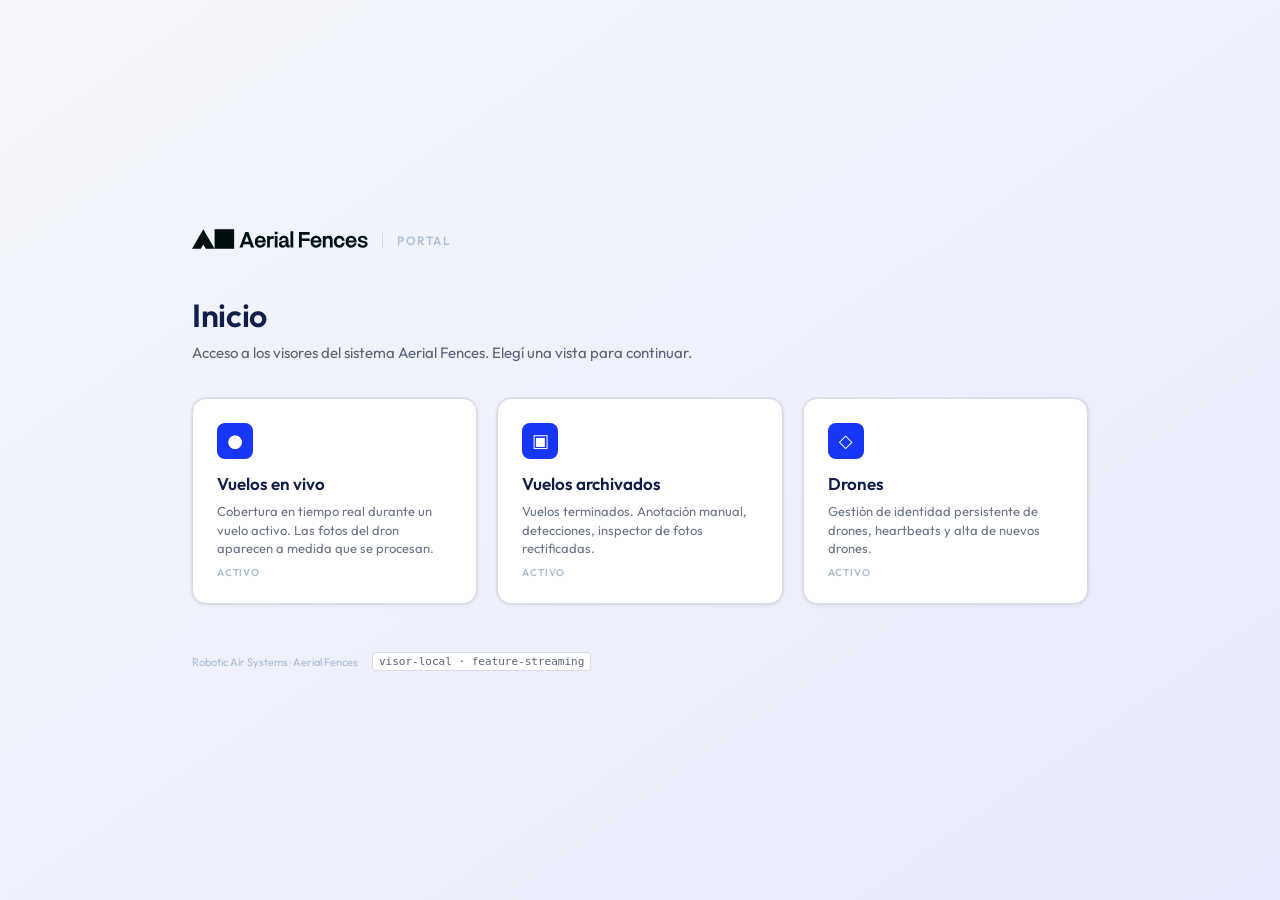
<file: index.html>
<!DOCTYPE html>
<html lang="es">
<head>
<meta charset="UTF-8"/>
<meta name="viewport" content="width=device-width, initial-scale=1.0"/>
<title>Aerial Fences · Portal</title>
<link href="https://fonts.googleapis.com/css2?family=Outfit:wght@300;400;500;600;700&display=swap" rel="stylesheet">
<style>
:root {
  --blue:#1736F5; --navy:#111D4A; --ink:#001011;
  --muted:#A9BCD0; --border:#D8DBE2; --bg:#F4F6FA;
  --font:'Outfit',system-ui,sans-serif;
  --shadow-sm:0 1px 4px rgba(0,0,0,.08),0 0 0 1px rgba(0,0,0,.04);
  --shadow-md:0 8px 28px rgba(0,0,0,.10),0 0 0 1px rgba(0,0,0,.05);
}
*{box-sizing:border-box;margin:0;padding:0;}
html,body{height:100%;font-family:var(--font);color:var(--ink);background:var(--bg);}
body{
  display:flex;align-items:center;justify-content:center;
  background:linear-gradient(145deg,#F4F6FA 0%,#E8EAFD 100%);
}
.shell{
  width:100%;max-width:960px;padding:48px 32px;
}
.brand{
  display:flex;align-items:center;gap:14px;margin-bottom:42px;
}
.brand svg{height:24px;width:auto;display:block;}
.brand-sub{
  font-size:12px;font-weight:500;color:var(--muted);
  text-transform:uppercase;letter-spacing:.12em;
  padding-left:14px;border-left:1px solid var(--border);
}
h1{
  font-size:32px;font-weight:600;color:var(--navy);
  margin-bottom:8px;letter-spacing:-.01em;
}
.lead{
  font-size:15px;color:#5b6478;margin-bottom:36px;max-width:540px;
}
.grid{
  display:grid;grid-template-columns:repeat(3,1fr);gap:20px;
}
.card{
  background:#fff;border:1px solid var(--border);border-radius:14px;
  padding:24px;text-decoration:none;color:var(--ink);
  box-shadow:var(--shadow-sm);
  transition:transform .15s,box-shadow .15s,border-color .15s;
  display:flex;flex-direction:column;gap:8px;min-height:160px;
}
.card:hover{
  transform:translateY(-2px);box-shadow:var(--shadow-md);
  border-color:var(--blue);
}
.card.disabled{
  opacity:.5;cursor:not-allowed;pointer-events:none;
  background:#fafbfd;
}
.card-icon{
  width:36px;height:36px;border-radius:8px;
  background:var(--blue);color:#fff;
  display:flex;align-items:center;justify-content:center;
  font-size:18px;margin-bottom:6px;
}
.card.disabled .card-icon{background:var(--muted);}
.card-title{font-size:17px;font-weight:600;color:var(--navy);}
.card-desc{font-size:13px;color:#6b7488;line-height:1.45;flex:1;}
.card-tag{
  font-size:10px;font-weight:600;color:var(--muted);
  text-transform:uppercase;letter-spacing:.08em;
}
.footer{
  margin-top:48px;font-size:11px;color:var(--muted);
  display:flex;gap:14px;align-items:center;
}
.footer code{
  font-family:ui-monospace,monospace;font-size:11px;
  background:#fff;padding:2px 6px;border-radius:4px;
  border:1px solid var(--border);color:#5b6478;
}
@media (max-width:700px){
  .grid{grid-template-columns:1fr;}
  .shell{padding:32px 20px;}
  h1{font-size:26px;}
}
</style>
</head>
<body>
<div class="shell">

  <div class="brand">
    <svg viewBox="0 0 466.46 63.47" fill="var(--ink)" xmlns="http://www.w3.org/2000/svg" aria-label="Aerial Fences">
      <path d="M125.52,48.81l15.46-40.8h8.18l15.34,40.8h-8.58l-3.01-8.3h-16.25l-3.01,8.3h-8.13ZM139.1,33.75h11.42l-5.68-15.68-5.74,15.68Z"/>
      <path d="M166.04,33.53c0-8.92,6.19-15.51,14.66-15.51,4.72,0,8.52,1.82,11.08,4.94,2.56,3.18,3.35,6.82,3.35,9.83,0,.85-.06,1.76-.17,2.73h-21.54c.17,1.31.45,2.39.85,3.24,1.19,2.5,3.47,4.03,6.82,4.03,3.86,0,6.19-1.65,7.05-4.83h6.82c-1.65,7.56-6.82,11.42-14.09,11.42-8.86,0-14.83-6.42-14.83-15.85ZM187.74,30.57c-.23-3.58-2.78-6.65-7.05-6.65-3.18,0-5.11,1.59-6.42,4.26-.28.68-.51,1.48-.68,2.39h14.15Z"/>
      <path d="M198.65,48.81v-30.23h7.27v4.77c1.42-3.69,4.03-4.77,6.59-4.77h3.47v7.56h-5.34c-2.67,0-4.72,1.53-4.72,4.77v17.9h-7.27Z"/>
      <path d="M218.88,7.56h7.27v6.53h-7.27v-6.53ZM226.15,48.81h-7.27v-30.23h7.27v30.23Z"/>
      <path d="M230.53,29.43c.34-7.1,5.23-11.31,12.44-11.31,7.73,0,12.22,4.38,12.22,13.41v9.32c0,.85.57,1.42,1.25,1.42h1.82v6.54h-5.74c-2.16,0-3.41-1.71-3.41-3.69v-1.82c-.4,1.08-.85,1.88-1.42,2.39-1.99,2.44-4.6,3.69-7.84,3.69h-.17c-6.08,0-9.89-3.24-9.89-9.09s4.77-9.21,13.64-9.21c2.1,0,3.41-.17,3.92-.46.46-.28.68-.8.68-1.53v-.28c0-3.01-1.88-4.83-5.06-4.83s-5.57,1.65-5.8,5.46h-6.65ZM241.78,43.7c3.58,0,6.25-2.61,6.25-7.44v-1.19c0,.51-1.14.91-4.83.91-4.09,0-6.31,1.02-6.31,3.98,0,2.56,1.99,3.75,4.89,3.75Z"/>
      <path d="M267.75,48.81h-7.27V5.63h7.27v43.19Z"/>
      <path d="M290.36,48.81h-7.44V8.01h28.3v7.05h-20.85v9.83h20.85v7.05h-20.85v16.88Z"/>
      <path d="M313.49,33.53c0-8.92,6.19-15.51,14.66-15.51,4.72,0,8.52,1.82,11.08,4.94,2.56,3.18,3.35,6.82,3.35,9.83,0,.85-.06,1.76-.17,2.73h-21.54c.17,1.31.45,2.39.85,3.24,1.19,2.5,3.47,4.03,6.82,4.03,3.86,0,6.19-1.65,7.05-4.83h6.82c-1.65,7.56-6.82,11.42-14.09,11.42-8.87,0-14.83-6.42-14.83-15.85ZM335.2,30.57c-.23-3.58-2.78-6.65-7.05-6.65-3.18,0-5.11,1.59-6.42,4.26-.28.68-.51,1.48-.68,2.39h14.15Z"/>
      <path d="M353.32,48.81h-7.27v-30.23h7.27v3.92c.28-.45.51-.85.8-1.25,1.76-2.16,4.32-3.24,7.73-3.24,7.44,0,10.23,4.38,10.23,13.41v17.39h-7.27v-17.16c0-5.17-2.05-7.27-5.74-7.27s-5.74,2.1-5.74,7.27v17.16Z"/>
      <path d="M375.2,33.7c0-9.09,6.02-15.68,14.38-15.68,7.61,0,13.41,5.17,14.32,13.13h-7.22c-.51-4.15-3.18-6.36-7.05-6.36-4.38,0-7.16,3.24-7.16,8.92s2.67,8.86,7.16,8.86c3.92,0,6.54-2.1,7.05-6.36h7.22c-.91,8.18-6.48,13.18-14.32,13.18-8.52,0-14.38-6.48-14.38-15.68Z"/>
      <path d="M406.17,33.53c0-8.92,6.19-15.51,14.66-15.51,4.72,0,8.52,1.82,11.08,4.94,2.56,3.18,3.35,6.82,3.35,9.83,0,.85-.06,1.76-.17,2.73h-21.54c.17,1.31.45,2.39.85,3.24,1.19,2.5,3.47,4.03,6.82,4.03,3.86,0,6.19-1.65,7.05-4.83h6.82c-1.65,7.56-6.82,11.42-14.09,11.42-8.87,0-14.83-6.42-14.83-15.85ZM427.88,30.57c-.23-3.58-2.78-6.65-7.05-6.65-3.18,0-5.11,1.59-6.42,4.26-.28.68-.51,1.48-.68,2.39h14.15Z"/>
      <path d="M451.46,49.38c-8.01,0-13.3-3.75-13.47-10.57h7.1c.4,3.86,2.84,5.11,6.31,5.11s5.91-1.36,5.91-3.69-1.14-3.24-4.55-3.86l-5-.97c-5.68-.97-8.92-3.81-8.92-8.13,0-5.51,4.6-9.26,12.16-9.26s13.07,3.86,13.18,10.12h-6.93c-.23-3.58-2.9-4.94-6.25-4.94-2.73,0-5,1.19-5,3.47s1.53,3.52,4.72,4.03l4.89.91c6.19,1.08,8.87,3.98,8.87,7.84,0,6.14-4.66,9.94-13.01,9.94Z"/>
      <polygon points="59.73 52.25 36.55 52.25 29.86 40.67 23.18 52.25 0 52.25 29.86 .53 59.73 52.25"/>
      <rect x="59.73" y=".53" width="51.72" height="51.72"/>
    </svg>
    <div class="brand-sub">Portal</div>
  </div>

  <h1>Inicio</h1>
  <p class="lead">
    Acceso a los visores del sistema Aerial Fences. Elegí una vista para
    continuar.
  </p>

  <div class="grid">
    <a class="card" href="pages/flights-list.html">
      <div class="card-icon">●</div>
      <div class="card-title">Vuelos en vivo</div>
      <div class="card-desc">Cobertura en tiempo real durante un vuelo activo. Las fotos del dron aparecen a medida que se procesan.</div>
      <div class="card-tag">activo</div>
    </a>

    <a class="card" href="pages/flight-archive.html?cliente=TGP&proyecto=PLNG&fecha=2026-05-12&vuelo=vuelo2">
      <div class="card-icon">▣</div>
      <div class="card-title">Vuelos archivados</div>
      <div class="card-desc">Vuelos terminados. Anotación manual, detecciones, inspector de fotos rectificadas.</div>
      <div class="card-tag">activo</div>
    </a>

    <a class="card" href="pages/drones.html">
      <div class="card-icon">◇</div>
      <div class="card-title">Drones</div>
      <div class="card-desc">Gestión de identidad persistente de drones, heartbeats y alta de nuevos drones.</div>
      <div class="card-tag">activo</div>
    </a>
  </div>

  <div class="footer">
    <span>Robotic Air Systems · Aerial Fences</span>
    <code>visor-local · feature-streaming</code>
  </div>

</div>
</body>
</html>
</file>
